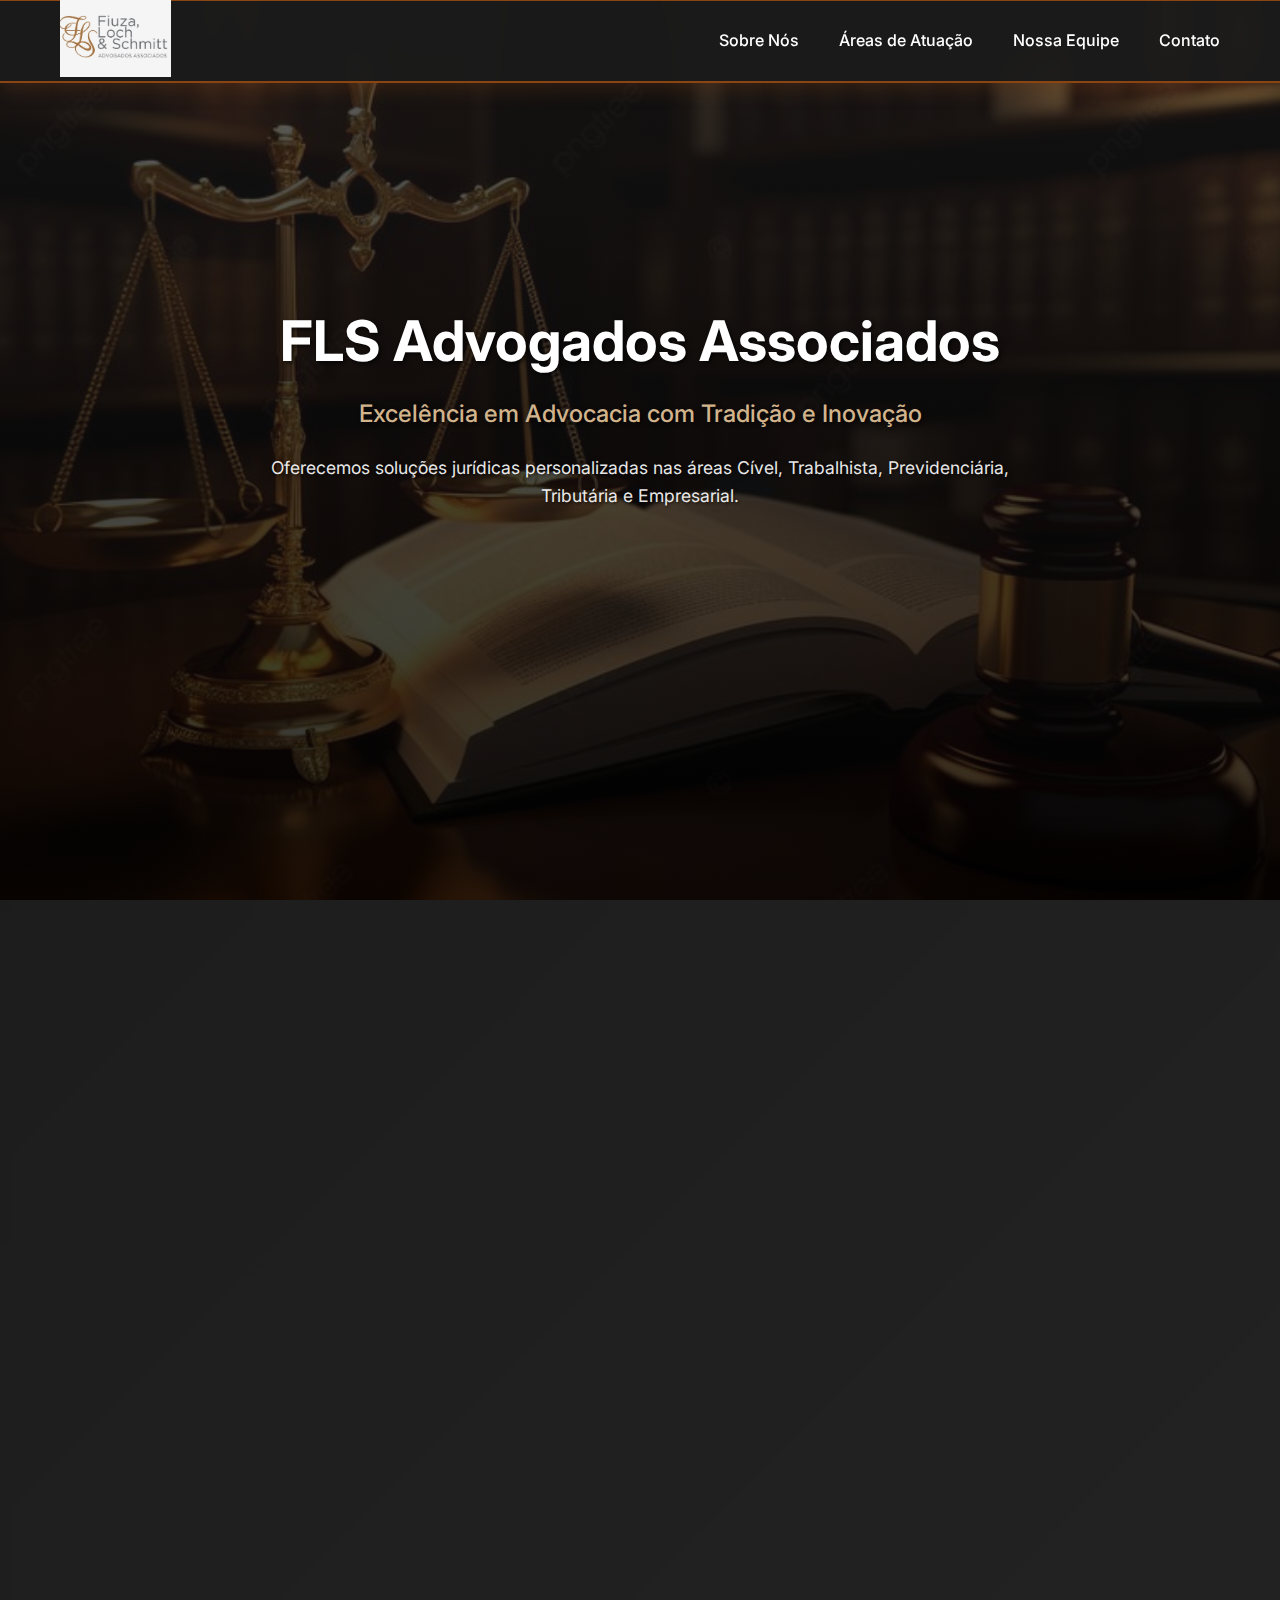
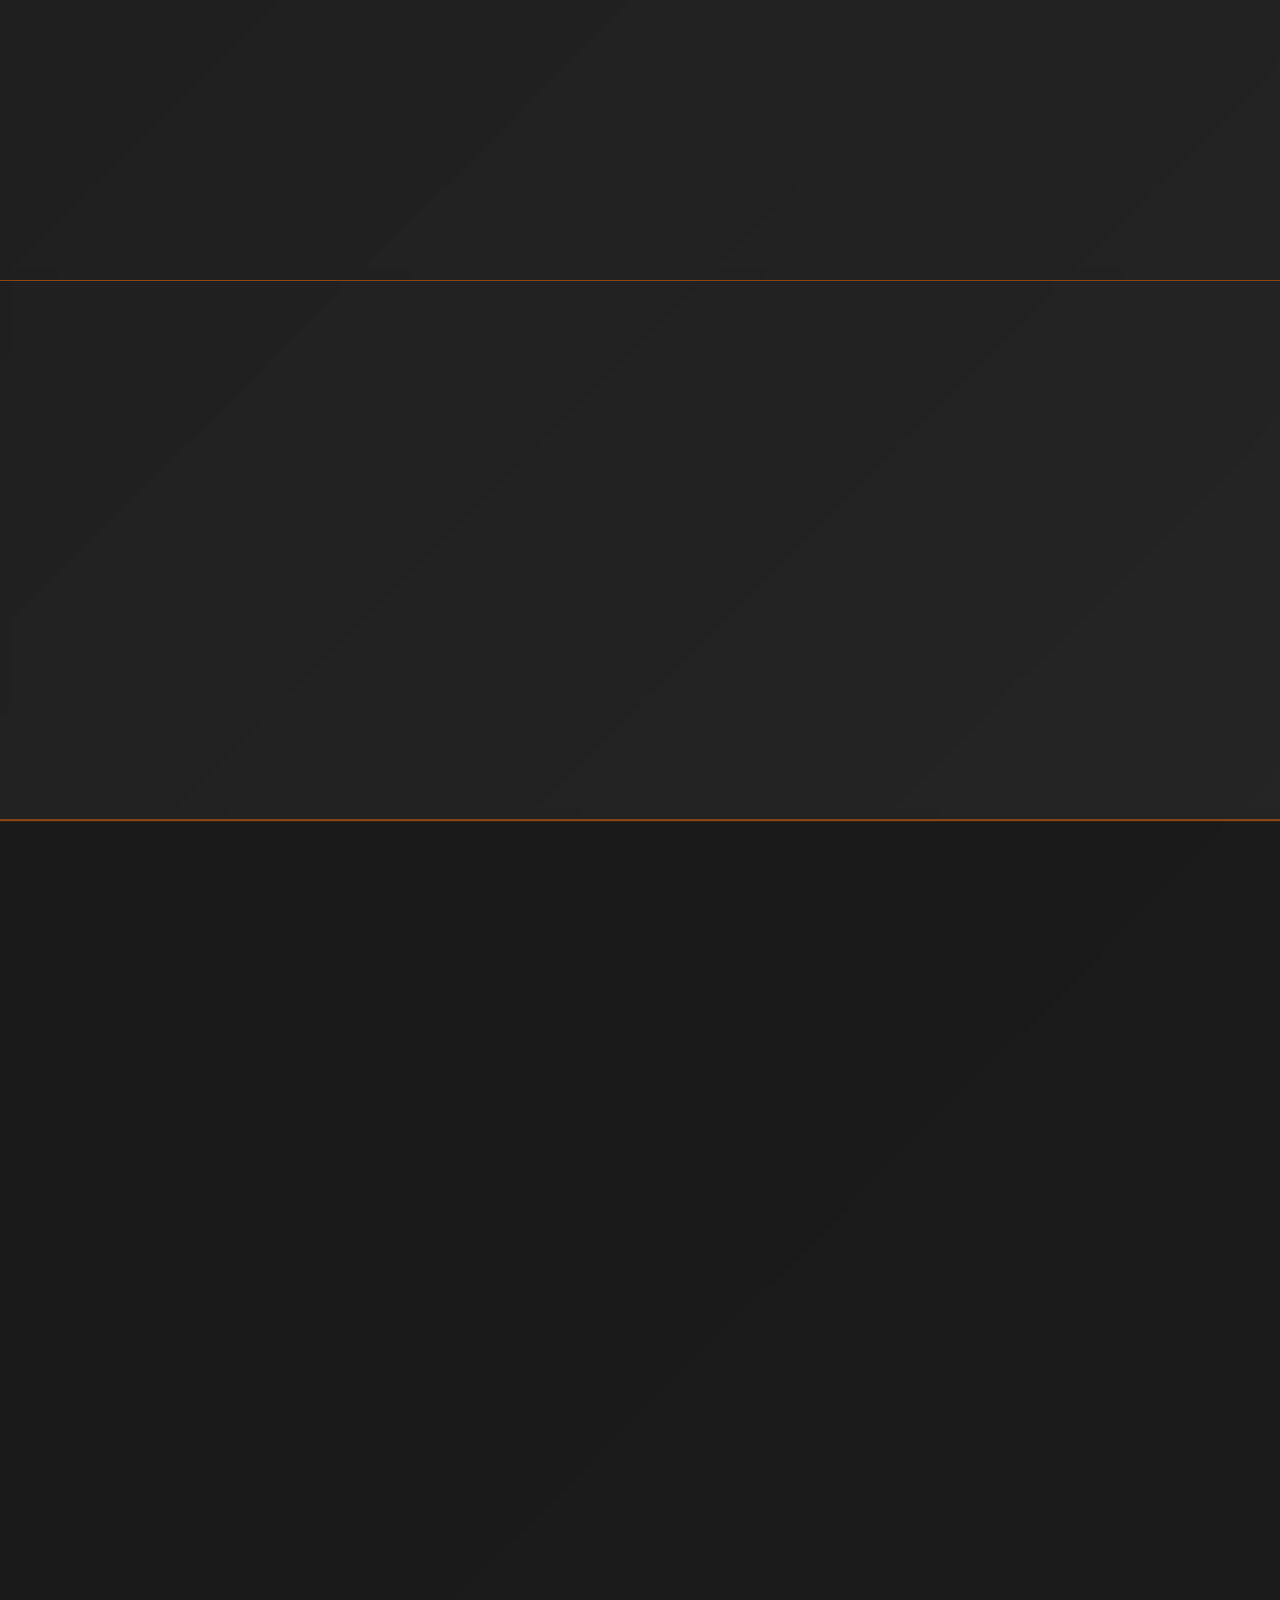
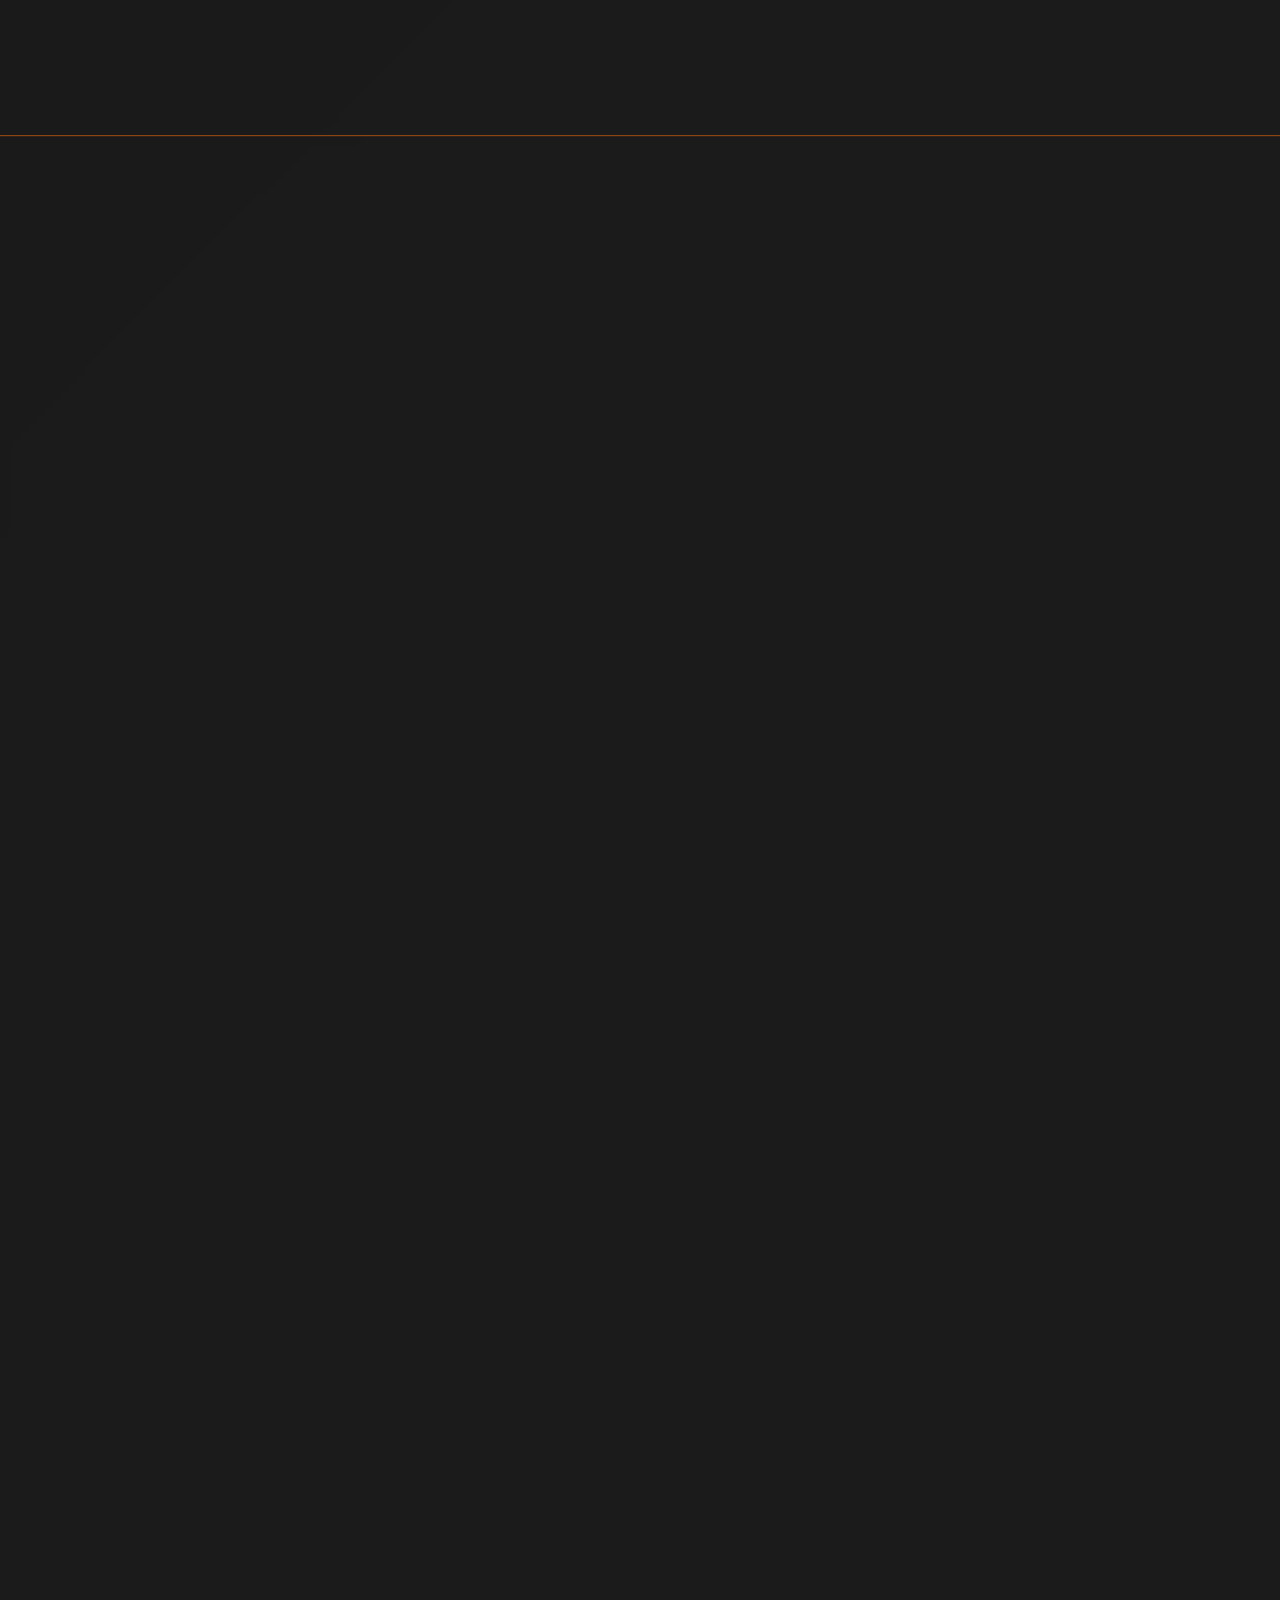
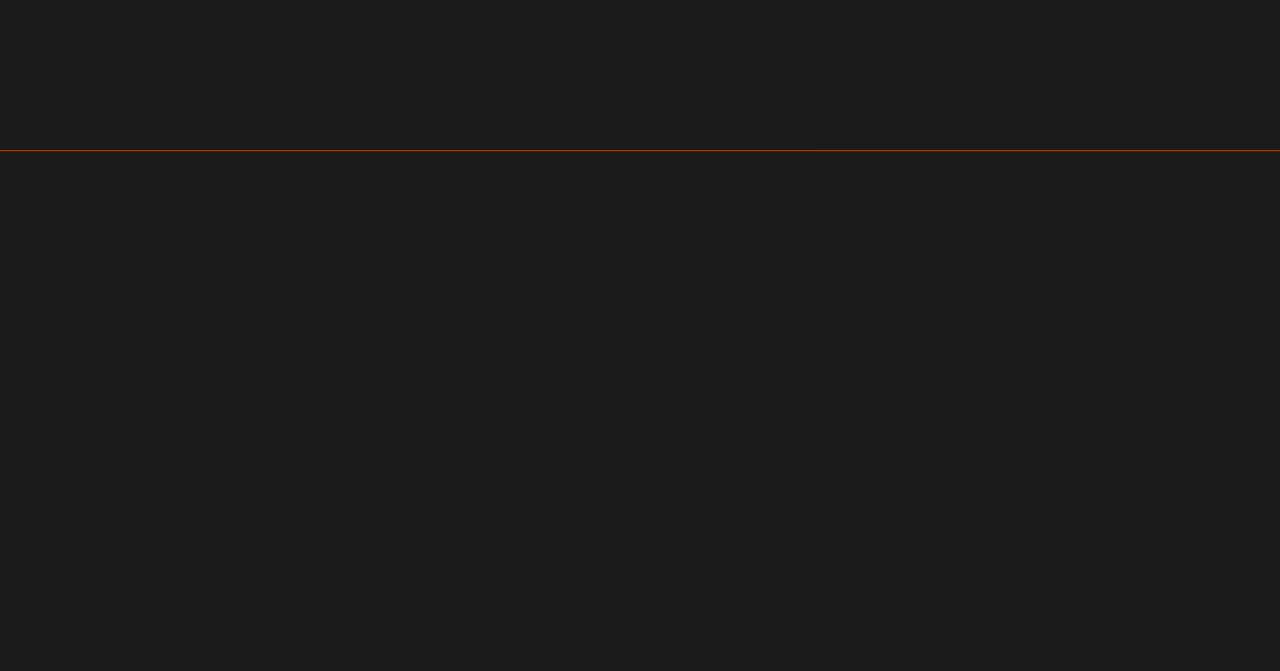
<file: index.html>
<!DOCTYPE html>
<html lang="pt-BR">
<head>
    <meta charset="UTF-8">
    <meta name="viewport" content="width=device-width, initial-scale=1.0">
    <title>FLS Advogados Associados - Escritório de Advocacia</title>
    <link rel="stylesheet" href="styles.css">
    <link href="https://fonts.googleapis.com/css2?family=Inter:wght@300;400;500;600;700&display=swap" rel="stylesheet">
</head>
<body>
    <!-- Header -->
    <header class="header">
        <nav class="nav">
            <div class="nav-container">
                <div class="logo">
                    <img src="img/logofls.png" alt="FLS Advogados Associados" class="logo-img">
                </div>
                <ul class="nav-menu">
                    <li><a href="#sobre">Sobre Nós</a></li>
                    <li><a href="#areas">Áreas de Atuação</a></li>
                    <li><a href="#equipe">Nossa Equipe</a></li>
                    <li><a href="#contato">Contato</a></li>
                </ul>

            </div>
        </nav>
    </header>

    <!-- Hero Section -->
    <section class="hero">
        <div class="hero-content">
            <div class="hero-text">
                <h1>FLS Advogados Associados</h1>
                <p class="hero-subtitle">Excelência em Advocacia com Tradição e Inovação</p>
                <p class="hero-description">Oferecemos soluções jurídicas personalizadas nas áreas Cível, Trabalhista, Previdenciária, Tributária e Empresarial.</p>
                <a href="#contato" class="cta-button">Agende uma Consulta</a>
            </div>
        </div>
    </section>

    <!-- About Section -->
    <section id="sobre" class="about">
        <div class="container">
            <div class="about-content">
                <div class="about-text animate-on-scroll animate-up">
                    <h2 class="about-title">Sobre Nossa Advocacia</h2>
                    <p>O FLS Advogados Associados é um escritório de advocacia comprometido com a excelência e a ética profissional. Nossa missão é oferecer soluções jurídicas eficientes e personalizadas, sempre priorizando os interesses de nossos clientes.</p>
                    <p>Com anos de experiência e dedicação, nossa equipe de advogados especializados está preparada para atender às mais diversas demandas jurídicas, desde questões simples até casos complexos que requerem expertise específica.</p>
                </div>
            </div>
        </div>
    </section>

    <!-- New Image and Impactful Phrase Section -->
    <section class="about-image-section-main">
        <div class="container">
            <div class="about-image-content animate-on-scroll animate-up">
                <div class="impactful-phrase-main">
                    <h3>"Justiça não é apenas uma palavra, é nossa missão diária"</h3>
                    <p>Comprometidos com a defesa dos seus direitos e a busca pela verdade jurídica</p>
                </div>
            </div>
        </div>
    </section>

    <!-- Practice Areas Section -->
    <section id="areas" class="practice-areas">
        <div class="container">
            <h2 class="animate-on-scroll animate-up">Áreas de Atuação</h2>
            <div class="areas-grid">
                <div class="area-card animate-on-scroll animate-left stagger-1">
                    <div class="area-icon">⚖️</div>
                    <h3>Direito Cível</h3>
                    <p>Contratos, responsabilidade civil, direito de família e sucessões, locações e demais questões do direito privado.</p>
                </div>
                <div class="area-card animate-on-scroll animate-up stagger-2">
                    <div class="area-icon">👨‍💼</div>
                    <h3>Direito do Trabalho</h3>
                    <p>Relações de trabalho, rescisões contratuais, horas extras, assédio moral e demais questões trabalhistas.</p>
                </div>
                <div class="area-card animate-on-scroll animate-right stagger-3">
                    <div class="area-icon">🏛️</div>
                    <h3>Direito Previdenciário</h3>
                    <p>Aposentadorias, benefícios por incapacidade, pensão por morte e demais direitos previdenciários.</p>
                </div>
                <div class="area-card animate-on-scroll animate-left stagger-4">
                    <div class="area-icon">💰</div>
                    <h3>Direito Tributário</h3>
                    <p>Planejamento tributário, defesas administrativas e judiciais, recuperação de créditos tributários.</p>
                </div>
                <div class="area-card animate-on-scroll animate-up stagger-5">
                    <div class="area-icon">🏢</div>
                    <h3>Direito Empresarial</h3>
                    <p>Constituição de empresas, contratos empresariais, direito societário e compliance.</p>
                </div>
                <div class="area-card animate-on-scroll animate-up stagger-6">
                    <div class="area-icon">⚡</div>
                    <h3>Direito Digital</h3>
                    <p>Proteção de dados, compliance LGPD, contratos eletrônicos e direito da tecnologia.</p>
                </div>
            </div>
        </div>
    </section>

    <!-- Team Section -->
    <section id="equipe" class="team">
        <div class="container">
            <h2 class="animate-on-scroll animate-up">Nossa Equipe</h2>
            
            <div class="team-grid">
                <div class="lawyer-card animate-on-scroll animate-left stagger-1">
                    <div class="lawyer-photo">
                        <img src="img/natan.png" alt="Natan Falcão Fiuza" class="lawyer-img">
                    </div>
                    <div class="lawyer-info">
                        <h3>Natan Falcão Fiuza</h3>
                        <p class="oab">OAB/RS nº 91735</p>
                        <p class="education">Graduado em Direito pela Universidade de Passo Fundo (2013)</p>
                        <p class="specialization">Pós-graduando em Direito Civil e Processual Civil</p>
                        <p class="expertise">Atua com ênfase nas áreas do Direito do Trabalho, Direito Bancário e Direito Civil.</p>
                    </div>
                </div>

                <div class="lawyer-card animate-on-scroll animate-up stagger-2">
                    <div class="lawyer-photo">
                        <img src="img/gabriel.png" alt="Gabriel de Vasconcelos Schmitt" class="lawyer-img">
                    </div>
                    <div class="lawyer-info">
                        <h3>Gabriel de Vasconcelos Schmitt</h3>
                        <p class="oab">OAB/RS nº 94845</p>
                        <p class="education">Graduado em Direito pela Universidade de Passo Fundo (2012)</p>
                        <p class="specialization">Pós-graduando em Direito Tributário, Direito de Família e Sucessões</p>
                        <p class="expertise">Atua nas áreas de Direito Agrário, Direito Contratual, com destaque na seara do Direito de Família e Sucessões.</p>
                    </div>
                </div>

                <div class="lawyer-card animate-on-scroll animate-right stagger-3">
                    <div class="lawyer-photo">
                        <img src="img/eduarda.png" alt="Eduarda Vaz de Chaves Schmitt" class="lawyer-img">
                    </div>
                    <div class="lawyer-info">
                        <h3>Eduarda Vaz de Chaves Schmitt</h3>
                        <p class="oab">OAB/RS nº 99489</p>
                        <p class="education">Graduada em Direito pela Universidade de Passo Fundo (2014)</p>
                        <p class="specialization">Pós-Graduada em Direito Previdenciário</p>
                        <p class="expertise">Com atuação destacada na área de Direito Previdenciário.</p>
                    </div>
                </div>

                <div class="lawyer-card animate-on-scroll animate-left stagger-4">
                    <div class="lawyer-photo">
                        <img src="img/flavio.png" alt="Flávio Loch" class="lawyer-img">
                    </div>
                    <div class="lawyer-info">
                        <h3>Flávio Loch</h3>
                        <p class="oab">OAB/RS nº 109.467</p>
                        <p class="education">Graduado em Administração (2017) e Direito (2016) pela Universidade de Passo Fundo</p>
                        <p class="specialization">Pós-Graduado em Direito do Trabalho, Civil e Tributário. Mestre em Direito pela Universidade de Passo Fundo.</p>
                        <p class="expertise">Conta com atuação destacada nas áreas de Direito Civil, Direito Tributário e Empresarial.</p>
                    </div>
                </div>
            </div>
        </div>
    </section>

    <!-- Footer -->
    <footer class="footer">
        <div class="container">
            <div class="footer-content">
                <div class="footer-logo animate-on-scroll animate-scale">
                    <img src="img/logofls.png" alt="FLS Advogados Associados" class="footer-logo-img">
                    <p>Excelência em Advocacia</p>
                </div>
                <div class="footer-links animate-on-scroll animate-left">
                    <h4>Áreas de Atuação</h4>
                    <ul>
                        <li><a href="#areas">Direito Cível</a></li>
                        <li><a href="#areas">Direito do Trabalho</a></li>
                        <li><a href="#areas">Direito Previdenciário</a></li>
                        <li><a href="#areas">Direito Tributário</a></li>
                        <li><a href="#areas">Direito Empresarial</a></li>
                        <li><a href="#areas">Direito Digital</a></li>
                    </ul>
                </div>
                <div id="contato" class="footer-contact-section animate-on-scroll animate-up">
                    <h4>Contato</h4>
                    <div class="contact-item">
                        <h5>Telefone</h5>
                        <p>(54) 3381-4192</p>
                    </div>
                    <div class="contact-item">
                        <h5>Endereço</h5>
                        <p>Rua Benjamin Constant, nº 10, L. 10 e 11</p>
                        <p>Soledade - RS</p>
                    </div>
                    <div class="contact-item">
                        <h5>Horário de Atendimento</h5>
                        <p>Segunda a Sexta: 8h às 18h</p>
                    </div>
                </div>
            </div>
            <div class="footer-bottom animate-on-scroll animate-up">
                <p>&copy; 2024 FLS Advogados Associados. Todos os direitos reservados.</p>
            </div>
        </div>
    </footer>

    <script src="script.js"></script>
</body>
</html>
</file>
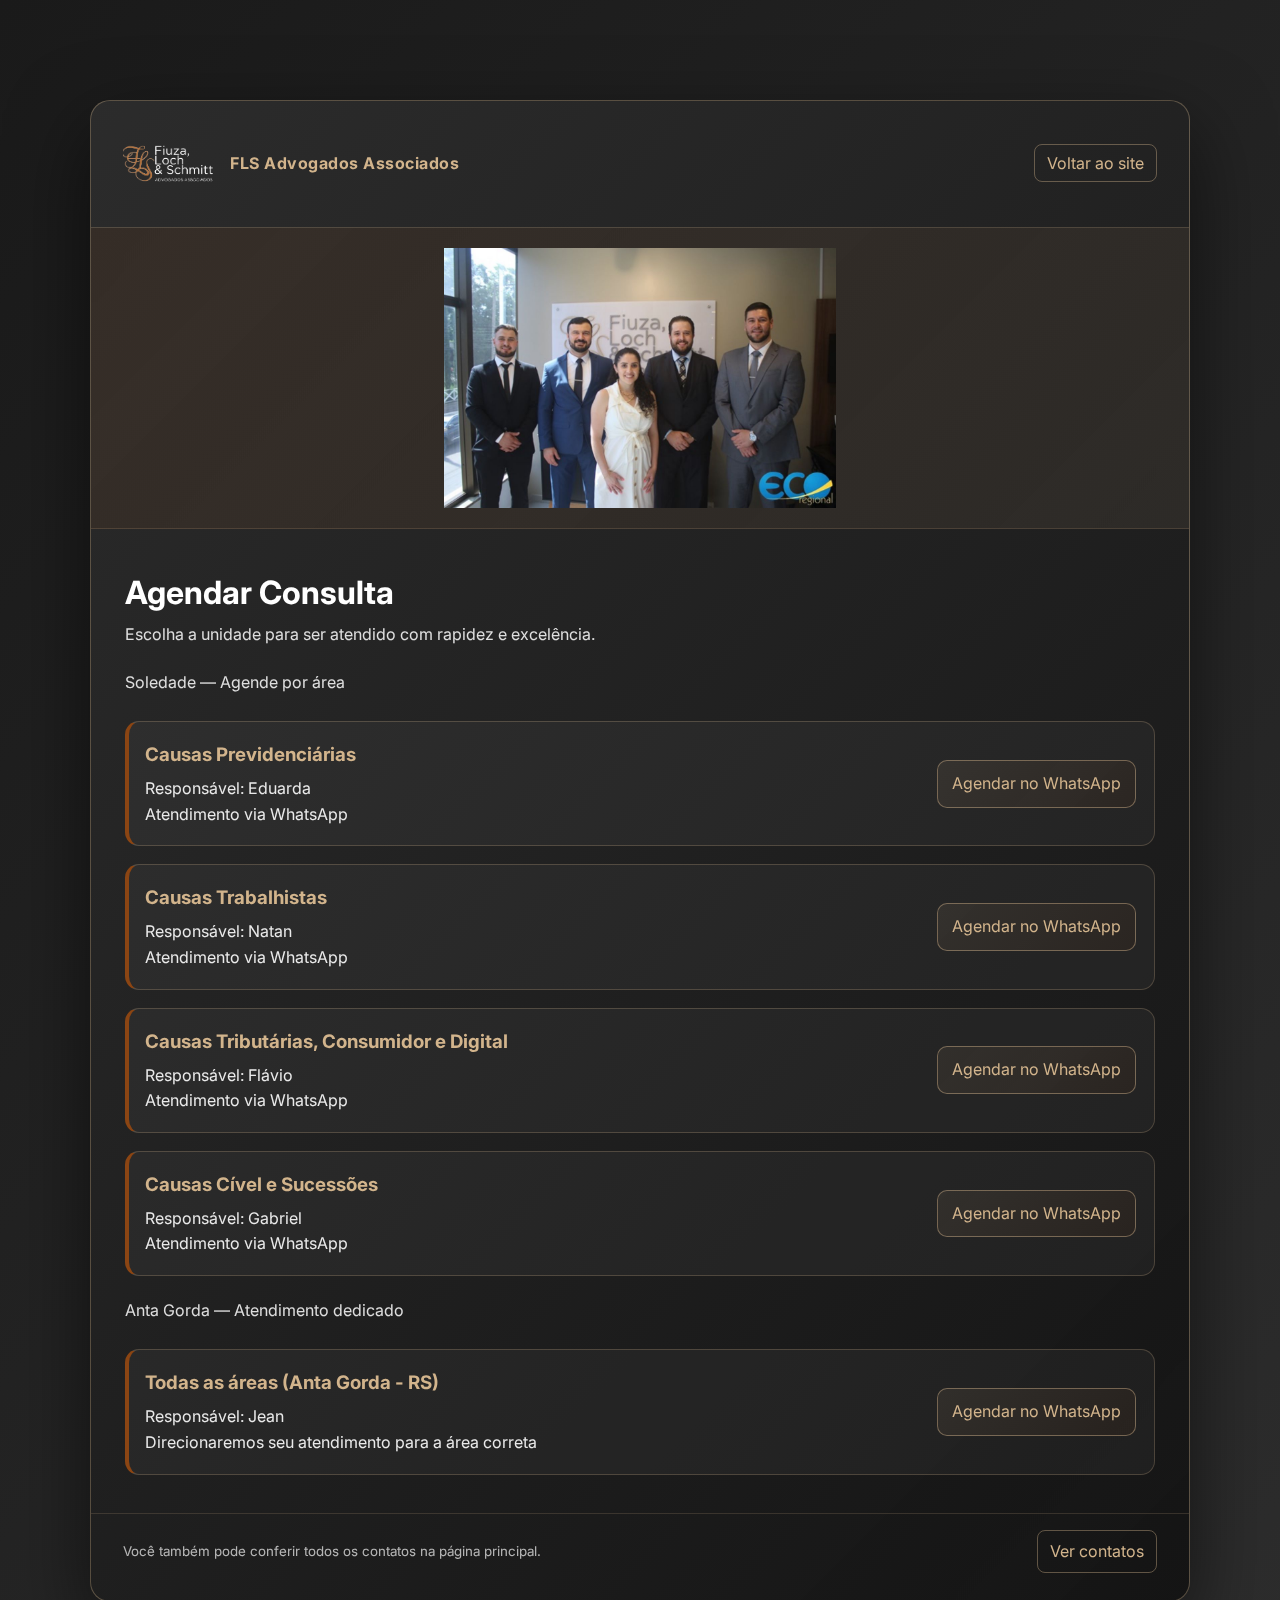
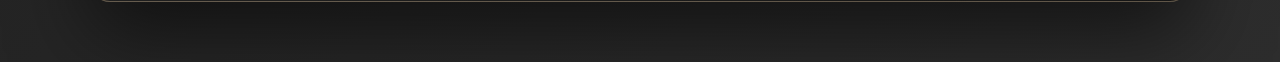
<file: consulta.html>
<!DOCTYPE html>
<html lang="pt-BR">
<head>
  <meta charset="UTF-8" />
  <meta name="viewport" content="width=device-width, initial-scale=1.0" />
  <title>Agendar Consulta | FLS Advogados Associados</title>
  <link rel="stylesheet" href="styles.css" />
  <link href="https://fonts.googleapis.com/css2?family=Inter:wght@300;400;500;600;700&display=swap" rel="stylesheet" />
  <link rel="stylesheet" href="https://cdnjs.cloudflare.com/ajax/libs/font-awesome/6.5.2/css/all.min.css" />
</head>
<body>
  <main class="booking-hero">
    <section class="booking-card">
      <header class="booking-header">
        <div class="booking-brand">
          <img src="img/logobranca.png" alt="FLS Advogados Associados" />
          <span>FLS Advogados Associados</span>
        </div>
        <nav>
          <a class="news-link" href="index.html">Voltar ao site</a>
        </nav>
      </header>

      <div class="booking-content">
        <div class="booking-visual">
          <img class="booking-image" src="img/equipe.png" alt="Nossa equipe" />
        </div>
        <div class="booking-options">
          <div>
            <h1 class="booking-title">Agendar Consulta</h1>
            <p class="booking-subtitle">Escolha a unidade para ser atendido com rapidez e excelência.</p>
          </div>


          <div>
            <p class="booking-subtitle">Soledade — Agende por área</p>
          </div>

          <div class="option-grid">
            <article class="option-card">
              <div class="option-info">
                <h3>Causas Previdenciárias</h3>
                <p>Responsável: Eduarda</p>
                <p>Atendimento via WhatsApp</p>
              </div>
              <div class="option-actions">
                <a class="button" href="https://wa.me/5554999980899?text=Ol%C3%A1%2C%20quero%20agendar%20uma%20consulta%20sobre%20Causas%20Previdenci%C3%A1rias." target="_blank" rel="noopener" aria-label="Agendar Causas Previdenciárias com a Eduarda no WhatsApp">Agendar no WhatsApp</a>
              </div>
            </article>

            <article class="option-card">
              <div class="option-info">
                <h3>Causas Trabalhistas</h3>
                <p>Responsável: Natan</p>
                <p>Atendimento via WhatsApp</p>
              </div>
              <div class="option-actions">
                <a class="button" href="https://wa.me/5554984494193?text=Ol%C3%A1%2C%20quero%20agendar%20uma%20consulta%20sobre%20Causas%20Trabalhistas." target="_blank" rel="noopener" aria-label="Agendar Causas Trabalhistas com o Natan no WhatsApp">Agendar no WhatsApp</a>
              </div>
            </article>

            <article class="option-card">
              <div class="option-info">
                <h3>Causas Tributárias, Consumidor e Digital</h3>
                <p>Responsável: Flávio</p>
                <p>Atendimento via WhatsApp</p>
              </div>
              <div class="option-actions">
                <a class="button" href="https://wa.me/5554999753784?text=Ol%C3%A1%2C%20quero%20agendar%20uma%20consulta%20sobre%20Causas%20Tribut%C3%A1rias%2C%20Consumidor%20ou%20Digital." target="_blank" rel="noopener" aria-label="Agendar Causas Tributárias, Consumidor e Digital com o Flávio no WhatsApp">Agendar no WhatsApp</a>
              </div>
            </article>

            <article class="option-card">
              <div class="option-info">
                <h3>Causas Cível e Sucessões</h3>
                <p>Responsável: Gabriel</p>
                <p>Atendimento via WhatsApp</p>
              </div>
              <div class="option-actions">
                <a class="button" href="https://wa.me/5554996221193?text=Ol%C3%A1%2C%20quero%20agendar%20uma%20consulta%20sobre%20Causas%20C%C3%ADvel%20e%20Sucess%C3%B5es." target="_blank" rel="noopener" aria-label="Agendar Causas Cível e Sucessões com o Gabriel no WhatsApp">Agendar no WhatsApp</a>
              </div>
            </article>
          </div>

          <div>
            <p class="booking-subtitle">Anta Gorda — Atendimento dedicado</p>
          </div>

          <div class="option-grid">
            <article class="option-card">
              <div class="option-info">
                <h3>Todas as áreas (Anta Gorda - RS)</h3>
                <p>Responsável: Jean</p>
                <p>Direcionaremos seu atendimento para a área correta</p>
              </div>
              <div class="option-actions">
                <a class="button" href="https://wa.me/5551995240026?text=Ol%C3%A1%2C%20quero%20agendar%20uma%20consulta%20em%20Anta%20Gorda%20-%20RS." target="_blank" rel="noopener" aria-label="Agendar consulta em Anta Gorda com o Jean pelo WhatsApp">Agendar no WhatsApp</a>
              </div>
            </article>
          </div>
        </div>
      </div>

      <footer class="booking-footer">
        <small>Você também pode conferir todos os contatos na página principal.</small>
        <a class="news-link" href="index.html#contato">Ver contatos</a>
      </footer>
    </section>
  </main>

  <script>
    // Reaproveita a animação simples de entrada
    window.addEventListener('load', () => document.body.classList.add('loaded'));
  </script>
</body>
</html>
</file>
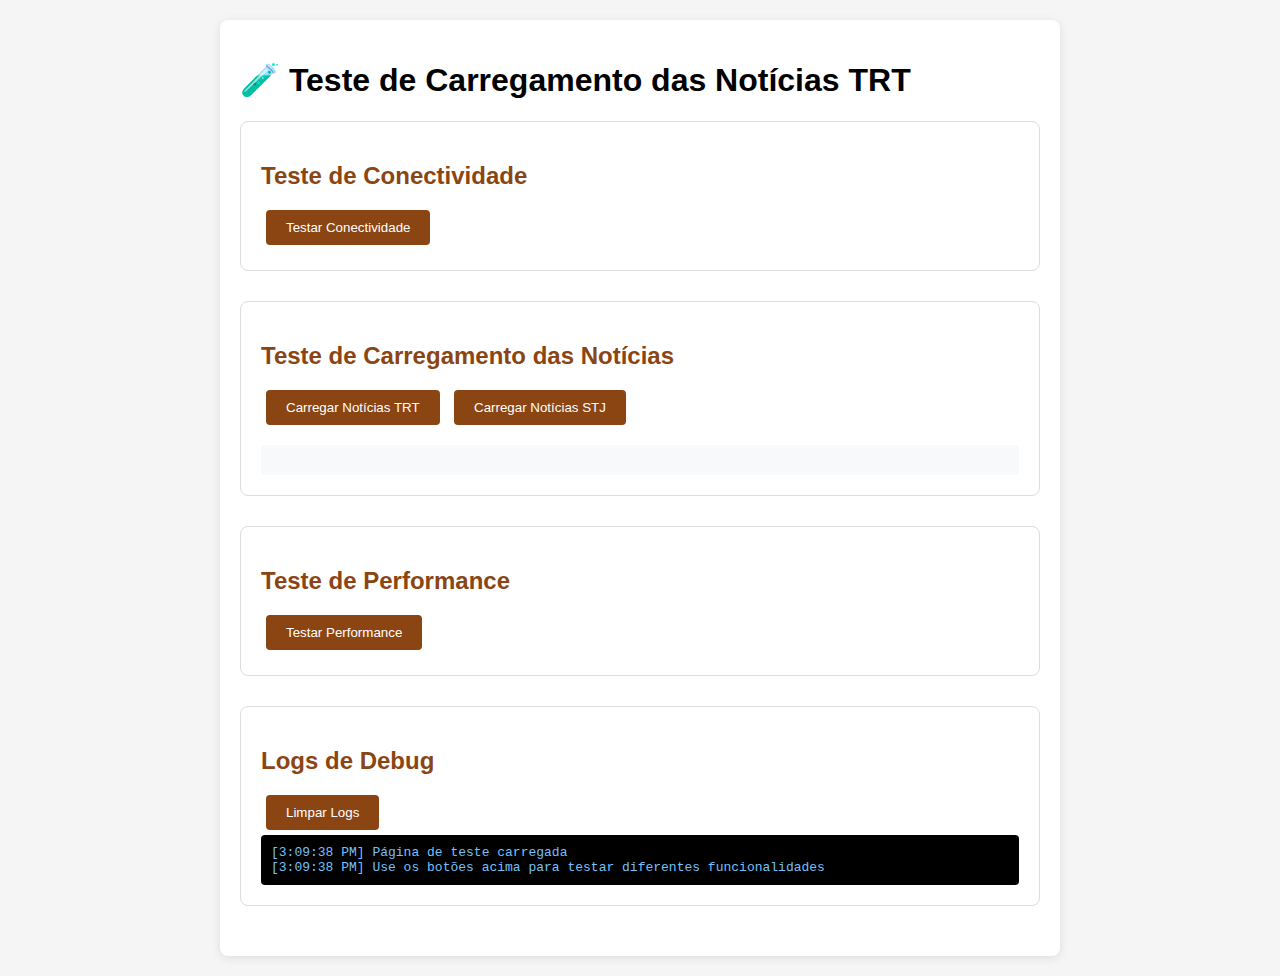
<file: test-news.html>
<!DOCTYPE html>
<html lang="pt-BR">
<head>
    <meta charset="UTF-8">
    <meta name="viewport" content="width=device-width, initial-scale=1.0">
    <title>Teste - Notícias TRT</title>
    <style>
        body {
            font-family: Arial, sans-serif;
            margin: 20px;
            background: #f5f5f5;
        }
        .test-container {
            max-width: 800px;
            margin: 0 auto;
            background: white;
            padding: 20px;
            border-radius: 8px;
            box-shadow: 0 2px 10px rgba(0,0,0,0.1);
        }
        .test-section {
            margin-bottom: 30px;
            padding: 20px;
            border: 1px solid #ddd;
            border-radius: 8px;
        }
        .test-title {
            color: #8B4513;
            margin-bottom: 15px;
        }
        .status {
            padding: 10px;
            border-radius: 4px;
            margin: 10px 0;
        }
        .status.success { background: #d4edda; color: #155724; border: 1px solid #c3e6cb; }
        .status.error { background: #f8d7da; color: #721c24; border: 1px solid #f5c6cb; }
        .status.info { background: #d1ecf1; color: #0c5460; border: 1px solid #bee5eb; }
        button {
            background: #8B4513;
            color: white;
            border: none;
            padding: 10px 20px;
            border-radius: 4px;
            cursor: pointer;
            margin: 5px;
        }
        button:hover { background: #A0522D; }
        .news-display {
            background: #f8f9fa;
            padding: 15px;
            border-radius: 4px;
            margin-top: 15px;
            max-height: 400px;
            overflow-y: auto;
        }
    </style>
</head>
<body>
    <div class="test-container">
        <h1>🧪 Teste de Carregamento das Notícias TRT</h1>
        
        <div class="test-section">
            <h2 class="test-title">Teste de Conectividade</h2>
            <button onclick="testConnectivity()">Testar Conectividade</button>
            <div id="connectivity-status"></div>
        </div>
        
        <div class="test-section">
            <h2 class="test-title">Teste de Carregamento das Notícias</h2>
            <button onclick="testNewsLoading()">Carregar Notícias TRT</button>
            <button onclick="testNewsLoadingSTJ()">Carregar Notícias STJ</button>
            <div id="news-status"></div>
            <div id="news-display" class="news-display"></div>
        </div>
        
        <div class="test-section">
            <h2 class="test-title">Teste de Performance</h2>
            <button onclick="testPerformance()">Testar Performance</button>
            <div id="performance-status"></div>
        </div>
        
        <div class="test-section">
            <h2 class="test-title">Logs de Debug</h2>
            <button onclick="clearLogs()">Limpar Logs</button>
            <div id="debug-logs" style="background: #000; color: #0f0; padding: 10px; border-radius: 4px; font-family: monospace; max-height: 200px; overflow-y: auto;"></div>
        </div>
    </div>

    <script>
        // Função para adicionar logs
        function addLog(message, type = 'info') {
            const logsDiv = document.getElementById('debug-logs');
            const timestamp = new Date().toLocaleTimeString();
            const logEntry = document.createElement('div');
            logEntry.style.color = type === 'error' ? '#ff6b6b' : type === 'success' ? '#51cf66' : '#74c0fc';
            logEntry.textContent = `[${timestamp}] ${message}`;
            logsDiv.appendChild(logEntry);
            logsDiv.scrollTop = logsDiv.scrollHeight;
        }

        // Função para mostrar status
        function showStatus(elementId, message, type) {
            const element = document.getElementById(elementId);
            element.innerHTML = `<div class="status ${type}">${message}</div>`;
        }

        // Teste de conectividade
        async function testConnectivity() {
            addLog('Iniciando teste de conectividade...');
            showStatus('connectivity-status', '🔄 Testando conectividade...', 'info');
            
            try {
                const startTime = performance.now();
                const response = await fetch('https://www.google.com', { 
                    method: 'HEAD',
                    mode: 'no-cors'
                });
                const endTime = performance.now();
                const duration = Math.round(endTime - startTime);
                
                showStatus('connectivity-status', `✅ Conectividade OK! Tempo de resposta: ${duration}ms`, 'success');
                addLog(`Conectividade testada com sucesso em ${duration}ms`);
            } catch (error) {
                showStatus('connectivity-status', `❌ Erro de conectividade: ${error.message}`, 'error');
                addLog(`Erro de conectividade: ${error.message}`, 'error');
            }
        }

        // Teste de carregamento das notícias TRT
        async function testNewsLoading() {
            addLog('Iniciando teste de carregamento das notícias TRT...');
            showStatus('news-status', '🔄 Carregando notícias do TRT...', 'info');
            
            const startTime = performance.now();
            
            try {
                // Simular o processo de carregamento das notícias TRT
                const proxyUrls = [
                    'https://api.allorigins.win/raw?url=',
                    'https://cors-anywhere.herokuapp.com/',
                    'https://thingproxy.freeboard.io/fetch/'
                ];
                
                const trtUrl = 'https://www.trt4.jus.br/portais/trt4/modulos/noticias/Jur%C3%ADdica/0';
                let html = null;
                let workingProxy = null;
                
                for (let i = 0; i < proxyUrls.length; i++) {
                    try {
                        addLog(`Tentando proxy ${i + 1}: ${proxyUrls[i]}`);
                        const fullUrl = proxyUrls[i] + encodeURIComponent(trtUrl);
                        
                        const response = await fetch(fullUrl, { 
                            cache: 'no-store',
                            headers: {
                                'User-Agent': 'Mozilla/5.0 (Windows NT 10.0; Win64; x64) AppleWebKit/537.36'
                            }
                        });
                        
                        if (response.ok) {
                            html = await response.text();
                            workingProxy = proxyUrls[i];
                            addLog(`✅ Proxy ${i + 1} funcionou!`);
                            break;
                        } else {
                            addLog(`❌ Proxy ${i + 1} falhou: ${response.status}`, 'error');
                        }
                    } catch (error) {
                        addLog(`❌ Proxy ${i + 1} erro: ${error.message}`, 'error');
                    }
                }
                
                if (html) {
                    const endTime = performance.now();
                    const duration = Math.round(endTime - startTime);
                    
                    // Simular parsing das notícias
                    const newsCount = Math.floor(Math.random() * 5) + 3; // 3-7 notícias simuladas
                    const mockNews = [];
                    
                    for (let i = 0; i < newsCount; i++) {
                        mockNews.push({
                            title: `Notícia TRT ${i + 1} - Teste de carregamento`,
                            description: 'Esta é uma notícia simulada para teste de performance e conectividade.',
                            date: new Date().toLocaleDateString('pt-BR'),
                            link: trtUrl
                        });
                    }
                    
                    showStatus('news-status', `✅ Notícias TRT carregadas com sucesso! (${newsCount} notícias em ${duration}ms)`, 'success');
                    displayNews(mockNews, 'TRT');
                    addLog(`Notícias TRT carregadas com sucesso em ${duration}ms usando proxy: ${workingProxy}`);
                } else {
                    throw new Error('Todos os proxies falharam');
                }
                
            } catch (error) {
                const endTime = performance.now();
                const duration = Math.round(endTime - startTime);
                
                showStatus('news-status', `❌ Falha ao carregar notícias TRT: ${error.message}`, 'error');
                addLog(`Falha ao carregar notícias TRT em ${duration}ms: ${error.message}`, 'error');
            }
        }

        // Teste de carregamento das notícias STJ
        async function testNewsLoadingSTJ() {
            addLog('Iniciando teste de carregamento das notícias STJ...');
            showStatus('news-status', '🔄 Carregando notícias do STJ...', 'info');
            
            const startTime = performance.now();
            
            try {
                const rssUrl = 'https://res.stj.jus.br/hrestp-c-portalp/RSS.xml';
                const proxyUrls = [
                    'https://api.allorigins.win/raw?url=',
                    'https://cors-anywhere.herokuapp.com/',
                    'https://thingproxy.freeboard.io/fetch/'
                ];
                
                let xmlText = null;
                let workingProxy = null;
                
                // Tentar direto primeiro
                try {
                    addLog('Tentando conexão direta com STJ...');
                    const response = await fetch(rssUrl, { 
                        cache: 'no-store',
                        headers: {
                            'User-Agent': 'Mozilla/5.0 (Windows NT 10.0; Win64; x64) AppleWebKit/537.36'
                        }
                    });
                    
                    if (response.ok) {
                        xmlText = await response.text();
                        addLog('✅ Conexão direta com STJ funcionou!');
                    }
                } catch (error) {
                    addLog(`❌ Conexão direta falhou: ${error.message}`, 'error');
                }
                
                // Se direto falhou, tentar proxies
                if (!xmlText) {
                    for (let i = 0; i < proxyUrls.length; i++) {
                        try {
                            addLog(`Tentando proxy ${i + 1} para STJ: ${proxyUrls[i]}`);
                            const fullUrl = proxyUrls[i] + encodeURIComponent(rssUrl);
                            
                            const response = await fetch(fullUrl, { 
                                cache: 'no-store',
                                headers: {
                                    'User-Agent': 'Mozilla/5.0 (Windows NT 10.0; Win64; x64) AppleWebKit/537.36'
                                }
                            });
                            
                            if (response.ok) {
                                xmlText = await response.text();
                                workingProxy = proxyUrls[i];
                                addLog(`✅ Proxy ${i + 1} para STJ funcionou!`);
                                break;
                            } else {
                                addLog(`❌ Proxy ${i + 1} para STJ falhou: ${response.status}`, 'error');
                            }
                        } catch (error) {
                            addLog(`❌ Proxy ${i + 1} para STJ erro: ${error.message}`, 'error');
                        }
                    }
                }
                
                if (xmlText) {
                    const endTime = performance.now();
                    const duration = Math.round(endTime - startTime);
                    
                    // Simular parsing RSS
                    const newsCount = Math.floor(Math.random() * 8) + 5; // 5-12 notícias simuladas
                    const mockNews = [];
                    
                    for (let i = 0; i < newsCount; i++) {
                        mockNews.push({
                            title: `Notícia STJ ${i + 1} - Teste de carregamento RSS`,
                            description: 'Esta é uma notícia simulada do STJ para teste de performance e conectividade.',
                            date: new Date().toLocaleDateString('pt-BR'),
                            link: 'https://www.stj.jus.br'
                        });
                    }
                    
                    showStatus('news-status', `✅ Notícias STJ carregadas com sucesso! (${newsCount} notícias em ${duration}ms)`, 'success');
                    displayNews(mockNews, 'STJ');
                    addLog(`Notícias STJ carregadas com sucesso em ${duration}ms${workingProxy ? ` usando proxy: ${workingProxy}` : ' (conexão direta)'}`);
                } else {
                    throw new Error('Todos os métodos de conexão falharam');
                }
                
            } catch (error) {
                const endTime = performance.now();
                const duration = Math.round(endTime - startTime);
                
                showStatus('news-status', `❌ Falha ao carregar notícias STJ: ${error.message}`, 'error');
                addLog(`Falha ao carregar notícias STJ em ${duration}ms: ${error.message}`, 'error');
            }
        }

        // Função para exibir as notícias
        function displayNews(news, source) {
            const displayDiv = document.getElementById('news-display');
            displayDiv.innerHTML = `
                <h3>📰 Notícias ${source} Carregadas (${news.length})</h3>
                ${news.map((item, index) => `
                    <div style="border: 1px solid #ddd; padding: 10px; margin: 10px 0; border-radius: 4px;">
                        <strong>${item.title}</strong><br>
                        <small style="color: #666;">${item.date}</small><br>
                        <p style="margin: 5px 0;">${item.description}</p>
                        <a href="${item.link}" target="_blank" style="color: #8B4513;">Ver mais</a>
                    </div>
                `).join('')}
            `;
        }

        // Teste de performance
        async function testPerformance() {
            addLog('Iniciando teste de performance...');
            showStatus('performance-status', '🔄 Testando performance...', 'info');
            
            const tests = [
                { name: 'Teste de Latência', func: testLatency },
                { name: 'Teste de Throughput', func: testThroughput },
                { name: 'Teste de Memória', func: testMemory }
            ];
            
            let results = [];
            
            for (const test of tests) {
                try {
                    addLog(`Executando: ${test.name}`);
                    const result = await test.func();
                    results.push({ name: test.name, ...result });
                } catch (error) {
                    addLog(`❌ ${test.name} falhou: ${error.message}`, 'error');
                }
            }
            
            const summary = results.map(r => `${r.name}: ${r.value}${r.unit}`).join(', ');
            showStatus('performance-status', `✅ Testes de performance concluídos: ${summary}`, 'success');
            addLog(`Testes de performance concluídos: ${summary}`);
        }

        async function testLatency() {
            const start = performance.now();
            await new Promise(resolve => setTimeout(resolve, 10));
            const end = performance.now();
            return { value: Math.round(end - start), unit: 'ms' };
        }

        async function testThroughput() {
            const start = performance.now();
            const data = new Array(10000).fill('test');
            const processed = data.map(item => item.toUpperCase());
            const end = performance.now();
            return { value: Math.round(10000 / (end - start)), unit: 'ops/ms' };
        }

        function testMemory() {
            if (performance.memory) {
                const used = Math.round(performance.memory.usedJSHeapSize / 1024 / 1024);
                return { value: used, unit: 'MB' };
            }
            return { value: 'N/A', unit: '' };
        }

        // Limpar logs
        function clearLogs() {
            document.getElementById('debug-logs').innerHTML = '';
            addLog('Logs limpos');
        }

        // Inicialização
        window.addEventListener('load', () => {
            addLog('Página de teste carregada');
            addLog('Use os botões acima para testar diferentes funcionalidades');
        });
    </script>
</body>
</html>
</file>
<file: styles.css>
/* Reset and Base Styles */
* {
    margin: 0;
    padding: 0;
    box-sizing: border-box;
}

/* Custom Scrollbar - Minimalist and Calm Design */
::-webkit-scrollbar {
    width: 8px;
}

::-webkit-scrollbar-track {
    background: rgba(26, 26, 26, 0.3);
    border-radius: 4px;
}

::-webkit-scrollbar-thumb {
    background: linear-gradient(135deg, #8B4513, #D2B48C);
    border-radius: 4px;
    transition: background 0.3s ease;
}

::-webkit-scrollbar-thumb:hover {
    background: linear-gradient(135deg, #D2B48C, #8B4513);
}

/* Firefox Scrollbar */
* {
    scrollbar-width: thin;
    scrollbar-color: #8B4513 rgba(26, 26, 26, 0.3);
}

body {
    font-family: 'Inter', -apple-system, BlinkMacSystemFont, 'Segoe UI', Roboto, sans-serif;
    line-height: 1.6;
    color: #1a1a1a;
    background: linear-gradient(135deg, #1a1a1a 0%, #2d2d2d 100%);
    min-height: 100vh;
}

.container {
    max-width: 1200px;
    margin: 0 auto;
    padding: 0 20px;
}

/* Header Styles */
.header {
    background-color: rgba(26, 26, 26, 0.95);
    backdrop-filter: blur(10px);
    box-shadow: 0 4px 20px rgba(0, 0, 0, 0.6);
    position: fixed;
    top: 0;
    left: 0;
    right: 0;
    z-index: 1000;
    border-bottom: 2px solid #8B4513;
    border-top: 1px solid #8B4513;
    transition: transform 0.3s ease;
}

.header.header-hidden {
    transform: translateY(-100%);
}

.nav-container {
    max-width: 1200px;
    margin: 0 auto;
    padding: 0 20px;
    display: flex;
    justify-content: space-between;
    align-items: center;
    height: 80px;
}

.logo-img {
    height: 80px;
    width: auto;
}

.nav-menu {
    display: flex;
    list-style: none;
    gap: 40px;
}

/* Mobile nav toggle (hidden on desktop) */
.nav-toggle {
    display: none;
    background: transparent;
    border: 0;
    width: 44px;
    height: 44px;
    align-items: center;
    justify-content: center;
    flex-direction: column;
    gap: 6px;
    cursor: pointer;
}

.nav-toggle-bar {
    width: 24px;
    height: 2px;
    background: #ffffff;
    border-radius: 2px;
}

.nav-menu a {
    text-decoration: none;
    color: #ffffff;
    font-weight: 500;
    font-size: 16px;
    transition: color 0.3s ease;
}

.nav-menu a:hover {
    color: #D2B48C;
}



/* Hero Section */
.hero {
    background: linear-gradient(rgba(26, 26, 26, 0.7), rgba(0, 0, 0, 0.8)), url('img/direito.png');
    background-size: cover;
    background-position: center;
    background-attachment: fixed;
    color: white;
    padding: 100px 0 80px;
    min-height: 100vh;
    display: flex;
    align-items: center;
}

.hero-content {
    max-width: 800px;
    margin: 0 auto;
    padding: 0 20px;
    display: flex;
    flex-direction: column;
    align-items: center;
    text-align: center;
}

.hero-text h1 {
    font-size: 3.5rem;
    font-weight: 700;
    margin-bottom: 20px;
    line-height: 1.2;
    text-shadow: 2px 2px 4px rgba(0, 0, 0, 0.7);
}

.hero-subtitle {
    font-size: 1.5rem;
    font-weight: 500;
    margin-bottom: 20px;
    color: #D2B48C;
    text-shadow: 2px 2px 4px rgba(0, 0, 0, 0.7);
}

.hero-description {
    font-size: 1.1rem;
    margin-bottom: 40px;
    opacity: 0.9;
    text-shadow: 1px 1px 3px rgba(0, 0, 0, 0.8);
}

.cta-button {
    display: inline-block;
    background-color: #8B4513;
    color: white;
    padding: 15px 30px;
    text-decoration: none;
    border-radius: 5px;
    font-weight: 600;
    font-size: 1.1rem;
    transition: all 0.3s ease;
    border: 2px solid #8B4513;
}

.cta-button:hover {
    background-color: transparent;
    color: #8B4513;
    transform: translateY(-2px);
}



/* About Section */
.about {
    padding: 80px 0 0 0; /* add top padding to account for fixed header */
    min-height: 100vh; /* make section fill the viewport height */
    background: linear-gradient(rgba(0, 0, 0, 0.6), rgba(0, 0, 0, 0.6)), url('img/direito22.png');
    background-size: cover;
    background-position: center;
    background-attachment: fixed;
    color: white;
    backdrop-filter: blur(5px);
    display: flex; /* use flexbox for perfect centering */
    align-items: center; /* center vertically */
    justify-content: center; /* center horizontally */
    position: relative; /* ensure proper stacking context */
}

.about .container {
    width: 100%;
    max-width: 1200px;
    margin: 0 auto;
    padding: 0 20px;
}

.about-content {
    display: flex;
    flex-direction: column;
    align-items: center;
    justify-content: center; /* vertically center within full-height section */
    text-align: center;
    max-width: 900px;
    margin: 0 auto;
    min-height: 100vh; /* ensure content takes full viewport height */
    padding: 0 20px; /* add some horizontal padding */
}

.about-text h2 {
    font-size: 2.5rem;
    font-weight: 700;
    margin-bottom: 30px;
    color: #D2B48C;
    text-shadow: 2px 2px 4px rgba(0, 0, 0, 0.7);
}

.about-text h2.about-title {
    color: #8B4513;
    text-shadow: 2px 2px 4px rgba(139, 69, 19, 0.3);
}

.about-text p {
    font-size: 1.1rem;
    margin-bottom: 20px;
    color: white;
    text-shadow: 1px 1px 3px rgba(0, 0, 0, 0.8);
    opacity: 0.95;
}

.about-image-section {
    margin-top: 40px;
    text-align: center;
}

.about-image {
    max-width: 100%;
    height: auto;
    border-radius: 15px;
    box-shadow: 0 10px 30px rgba(0, 0, 0, 0.4);
    margin-bottom: 30px;
    transition: transform 0.3s ease, box-shadow 0.3s ease;
}

.about-image:hover {
    transform: translateY(-5px);
    box-shadow: 0 15px 40px rgba(0, 0, 0, 0.6);
}

.impactful-phrase {
    background: linear-gradient(135deg, rgba(139, 69, 19, 0.1) 0%, rgba(210, 180, 140, 0.1) 100%);
    padding: 30px;
    border-radius: 15px;
    border: 2px solid rgba(139, 69, 19, 0.3);
    backdrop-filter: blur(10px);
}

.impactful-phrase h3 {
    font-size: 28px;
    font-weight: 600;
    color: #D2B48C;
    margin-bottom: 15px;
    font-style: italic;
    text-shadow: 2px 2px 4px rgba(0, 0, 0, 0.5);
}

.impactful-phrase p {
    font-size: 18px;
    color: #ffffff;
    line-height: 1.6;
    margin: 0;
    font-weight: 400;
}

/* New Image and Impactful Phrase Section */
.about-image-section-main {
    padding: 100px 0;
    min-height: 60vh;
    background: linear-gradient(rgba(0, 0, 0, 0.6), rgba(0, 0, 0, 0.6)), url('img/direito33.png');
    background-size: cover;
    background-position: center;
    background-attachment: fixed;
    border-top: 1px solid #8B4513;
    border-bottom: 1px solid #8B4513;
    backdrop-filter: blur(5px);
    display: flex;
    align-items: center;
}

.about-image-content {
    text-align: center;
    max-width: 900px;
    margin: 0 auto;
    width: 100%;
}



.impactful-phrase-main {
    background: linear-gradient(135deg, rgba(0, 0, 0, 0.7) 0%, rgba(26, 26, 26, 0.8) 100%);
    padding: 40px;
    border-radius: 20px;
    border: 3px solid rgba(139, 69, 19, 0.6);
    backdrop-filter: blur(15px);
    box-shadow: 0 15px 40px rgba(0, 0, 0, 0.6);
}

.impactful-phrase-main h3 {
    font-size: 32px;
    font-weight: 700;
    color: #D2B48C;
    margin-bottom: 20px;
    font-style: italic;
    text-shadow: 2px 2px 4px rgba(0, 0, 0, 0.6);
    line-height: 1.3;
}

.impactful-phrase-main p {
    font-size: 20px;
    color: #ffffff;
    line-height: 1.6;
    margin: 0;
    font-weight: 500;
    text-shadow: 1px 1px 3px rgba(0, 0, 0, 0.7);
}



/* Practice Areas */
.practice-areas {
    padding: 100px 0;
    background-color: rgba(26, 26, 26, 0.95);
    backdrop-filter: blur(5px);
    border-top: 1px solid #8B4513;
}

.practice-areas h2 {
    text-align: center;
    font-size: 2.5rem;
    font-weight: 700;
    margin-bottom: 60px;
    color: #ffffff;
}

.areas-grid {
    display: grid !important;
    grid-template-columns: repeat(3, 1fr) !important;
    grid-template-rows: repeat(2, 1fr) !important;
    gap: 30px;
    justify-items: center;
    max-width: 1200px;
    margin: 0 auto;
}

/* Cards are now arranged in 2 rows with 3 columns each */

/* For medium screens, maintain 3x2 grid layout */
@media (min-width: 768px) and (max-width: 1199px) {
    .areas-grid {
        max-width: 900px;
        gap: 25px;
    }
}

/* For larger screens, maintain 3x2 grid layout */
@media (min-width: 1200px) {
    .areas-grid {
        max-width: 1200px;
        gap: 30px;
    }
}

.area-card {
    background: linear-gradient(135deg, rgba(45, 45, 45, 0.9) 0%, rgba(26, 26, 26, 0.95) 100%);
    padding: 40px 30px;
    border-radius: 10px;
    text-align: center;
    transition: transform 0.3s ease, box-shadow 0.3s ease;
    border: 2px solid #8B4513;
    backdrop-filter: blur(10px);
    box-shadow: 0 8px 25px rgba(0, 0, 0, 0.3);
    width: 100%;
    max-width: 350px;
    min-height: 280px;
    display: flex;
    flex-direction: column;
    justify-content: space-between;
}

/* Cards maintain proper flexbox layout within grid cells */

/* Ensure cards maintain proper flexbox layout */
.practice-areas .area-card {
    display: flex !important;
    flex-direction: column !important;
}

.area-card:hover {
    transform: translateY(-5px);
    box-shadow: 0 20px 40px rgba(139, 69, 19, 0.2);
    border-color: #D2B48C;
}

.area-icon {
    font-size: 3rem;
    margin-bottom: 20px;
    color: #D2B48C;
}

.area-card h3 {
    font-size: 1.5rem;
    font-weight: 600;
    margin-bottom: 15px;
    color: #D2B48C;
}

.area-card p {
    color: #ffffff;
    line-height: 1.6;
    opacity: 0.9;
}

/* Show only emoji and title on area cards */
.area-card p { display: none; }
.area-card { cursor: pointer; }

/* Practice Area Modal theming (reusing modal shell) */
#areaModal .modal-content {
    background: linear-gradient(135deg, rgba(30, 30, 30, 0.98) 0%, rgba(15, 15, 15, 0.99) 100%);
}

#areaModalContent {
    padding: 80px 60px 60px 60px;
    max-width: 900px;
    margin: 0 auto;
    color: #fff;
    position: relative;
}

#areaModalContent .area-header {
    display: flex;
    align-items: center;
    gap: 20px;
    margin-bottom: 24px;
}

#areaModalContent .area-emoji {
    font-size: 3rem;
    filter: drop-shadow(0 6px 18px rgba(210, 180, 140, 0.35));
}

#areaModalContent h1 {
    font-size: 2.2rem;
    color: #D2B48C;
}

#areaModalContent .area-subtitle {
    margin-top: 6px;
    color: rgba(255,255,255,0.85);
    opacity: 0.95;
}

/* Background ornament */
#areaModalContent::before {
    content: '';
    position: absolute;
    inset: 0 0 auto 0;
    height: 220px;
    background: radial-gradient(800px 220px at 10% 0%, rgba(210,180,140,0.10), transparent),
                radial-gradient(800px 220px at 90% 0%, rgba(139,69,19,0.10), transparent);
    pointer-events: none;
}

#areaModalContent .divider {
    height: 2px;
    margin: 20px 0 24px 0;
    background: linear-gradient(90deg, rgba(210,180,140,0.6), rgba(210,180,140,0) 60%);
    border-radius: 2px;
}

/* Minimal, elegant scroll accents for area modal */
#areaModal .modal-content::-webkit-scrollbar {
    width: 8px;
}

#areaModal .modal-content::-webkit-scrollbar-track {
    background: rgba(255, 255, 255, 0.06);
    border-radius: 8px;
}

#areaModal .modal-content::-webkit-scrollbar-thumb {
    background: linear-gradient(180deg, #D2B48C, #8B4513);
    border-radius: 8px;
}

/* Decorative subtle borders and glow */
#areaModalContent .section-card {
    background: rgba(255, 255, 255, 0.04);
    border: 1px solid rgba(210, 180, 140, 0.25);
    border-left: 4px solid #8B4513;
    border-radius: 14px;
    padding: 20px 22px;
    margin: 14px 0;
    box-shadow: 0 10px 30px rgba(0,0,0,0.35);
}

#areaModalContent .section-card h3 {
    color: #D2B48C;
    margin-bottom: 12px;
    display: flex;
    align-items: center;
    gap: 8px;
}

#areaModalContent .section-list {
    list-style: none;
    margin: 0;
    padding: 0;
}

#areaModalContent .section-list li {
    position: relative;
    padding-left: 24px;
    margin: 10px 0;
    color: rgba(255,255,255,0.95);
}

#areaModalContent .section-list li::before {
    content: '▸';
    position: absolute;
    left: 0;
    top: 0;
    color: #D2B48C;
}

#areaModalContent .chip {
    display: inline-block;
    padding: 8px 12px;
    border-radius: 999px;
    border: 1px solid rgba(210, 180, 140, 0.35);
    margin: 6px 6px 0 0;
    background: linear-gradient(180deg, rgba(210,180,140,0.08), rgba(139,69,19,0.06));
    color: #fff;
    font-size: 0.9rem;
}

#areaModalContent .area-sections {
    display: grid;
    grid-template-columns: 1fr 1fr;
    gap: 16px;
    margin-top: 10px;
}

#areaModalContent .area-cta {
    margin-top: 22px;
}

#areaModalContent .area-cta a.button {
    display: inline-block;
    padding: 12px 18px;
    border-radius: 10px;
    border: 1px solid rgba(210,180,140,0.45);
    color: #D2B48C;
    text-decoration: none;
    background: linear-gradient(135deg, rgba(210,180,140,0.09), rgba(139,69,19,0.08));
    transition: transform .2s ease, background .2s ease;
}

#areaModalContent .area-cta a.button:hover {
    transform: translateY(-2px);
    background: linear-gradient(135deg, rgba(210,180,140,0.14), rgba(139,69,19,0.12));
}

@media (max-width: 768px) {
    /* Mobile menu behavior */
    .nav-toggle { display: flex; }
    .nav-menu {
        position: absolute;
        top: 80px;
        right: 20px;
        left: 20px;
        display: none;
        flex-direction: column;
        gap: 16px;
        background: rgba(26, 26, 26, 0.98);
        border: 1px solid #8B4513;
        border-radius: 10px;
        padding: 16px;
        box-shadow: 0 18px 40px rgba(0,0,0,0.4);
        z-index: 1001;
    }
    .nav-menu.nav-open { display: flex; }
    .nav-menu a { font-size: 18px; }

    /* Avoid iOS issues with fixed backgrounds */
    .hero,
    .about,
    .about-image-section-main {
        background-attachment: scroll;
    }

    /* Use small viewport units for better mobile vh behavior */
    .hero,
    .about { min-height: 100svh; }

    /* Lighten heavy effects for performance */
    .header { backdrop-filter: blur(6px); }
    .area-card,
    .lawyer-card { box-shadow: 0 8px 24px rgba(0,0,0,0.25); }

    /* Anchor offset so content isn't hidden under fixed header */
    section[id] { scroll-margin-top: 90px; }
    #areaModalContent { padding: 60px 30px 40px 30px; }
    #areaModalContent h1 { font-size: 1.8rem; }
    #areaModalContent .area-emoji { font-size: 2.2rem; }
    #areaModalContent .area-sections { grid-template-columns: 1fr; }

	    /* Force telephone links (auto-detected on mobile) to be white only on mobile */
	    a[href^="tel"],
	    a[href^="tel"]:visited,
	    a[href^="tel"]:hover,
	    a[href^="tel"]:active {
	        color: #ffffff !important;
	        text-decoration: none;
	    }
}

/* Team Section */
.team {
    padding: 100px 0;
    background-color: rgba(26, 26, 26, 0.95);
    backdrop-filter: blur(5px);
    border-top: 1px solid #8B4513;
}



.team h2 {
    text-align: center;
    font-size: 2.5rem;
    font-weight: 700;
    margin-bottom: 60px;
    color: #ffffff;
}

.team-grid {
    display: grid;
    grid-template-columns: repeat(2, 1fr);
    gap: 40px;
    max-width: 1200px;
    margin: 0 auto;
}

.lawyer-card {
    background: linear-gradient(135deg, rgba(45, 45, 45, 0.95) 0%, rgba(26, 26, 26, 0.98) 100%);
    border-radius: 20px;
    overflow: hidden;
    box-shadow: 0 15px 40px rgba(0, 0, 0, 0.3);
    transition: all 0.4s cubic-bezier(0.175, 0.885, 0.32, 1.275);
    backdrop-filter: blur(15px);
    border: 2px solid rgba(139, 69, 19, 0.3);
    position: relative;
    cursor: pointer;
}

.lawyer-card:hover {
    transform: translateY(-8px) scale(1.02);
    box-shadow: 0 25px 50px rgba(139, 69, 19, 0.3);
    border-color: rgba(210, 180, 140, 0.5);
}

.lawyer-card:active {
    transform: translateY(-4px) scale(1.01);
}

.lawyer-photo {
    height: 280px;
    overflow: hidden;
    position: relative;
    background: linear-gradient(45deg, rgba(139, 69, 19, 0.2), rgba(210, 180, 140, 0.2));
}

.lawyer-img {
    width: 100%;
    height: 100%;
    object-fit: cover;
    transition: transform 0.3s ease;
}

/* Adjust object position for specific photos to avoid cutting the forehead */
.lawyer-photo img[alt="Natan Falcão Fiuza"] {
    object-position: center 20%;
}

/* Slightly higher framing just for Flávio */
.lawyer-photo img[alt="Flávio Loch"] {
    object-position: center 24%;
}

.lawyer-card:hover .lawyer-img {
    transform: scale(1.08);
    filter: brightness(1.1);
}

.lawyer-info {
    padding: 35px;
    background: linear-gradient(135deg, rgba(45, 45, 45, 0.9) 0%, rgba(26, 26, 26, 0.95) 100%);
}

.lawyer-info-simple {
    padding: 25px;
    background: linear-gradient(135deg, rgba(45, 45, 45, 0.9) 0%, rgba(26, 26, 26, 0.95) 100%);
    text-align: center;
}

/* Lawyer names on the presentation cards */
.lawyer-info-simple h3 {
    color: #8B4513;
}

.lawyer-info h3 {
    font-size: 1.5rem;
    font-weight: 700;
    margin-bottom: 15px;
    color: #ffffff;
    text-shadow: 0 1px 2px rgba(0, 0, 0, 0.3);
    position: relative;
}

.lawyer-info h3::after {
    content: '';
    position: absolute;
    bottom: -5px;
    left: 0;
    width: 40px;
    height: 2px;
    background: linear-gradient(90deg, #8B4513, #D2B48C);
    border-radius: 1px;
}

.oab {
    font-weight: 700;
    color: #D2B48C;
    margin-bottom: 12px;
    font-size: 1rem;
    background: linear-gradient(135deg, rgba(139, 69, 19, 0.2), rgba(210, 180, 140, 0.2));
    padding: 8px 15px;
    border-radius: 20px;
    display: inline-block;
    border: 1px solid rgba(210, 180, 140, 0.3);
}

.education, .specialization, .expertise {
    margin-bottom: 10px;
    font-size: 1rem;
    color: #ffffff;
    line-height: 1.5;
    padding-left: 15px;
    position: relative;
    opacity: 0.9;
}

.education::before, .specialization::before, .expertise::before {
    content: '•';
    position: absolute;
    left: 0;
    color: #D2B48C;
    font-weight: bold;
    font-size: 1.2rem;
}

/* Contact Section */
.contact {
    padding: 100px 0;
    background-color: rgba(26, 26, 26, 0.95);
    color: white;
    backdrop-filter: blur(5px);
    border-top: 1px solid #8B4513;
}

.contact-content {
    display: grid;
    grid-template-columns: 1fr 1fr;
    gap: 60px;
    align-items: center;
}

.contact-info h2 {
    font-size: 2.5rem;
    font-weight: 700;
    margin-bottom: 40px;
    color: #ffffff;
}

.contact-item {
    margin-bottom: 30px;
}

.contact-item h4 {
    font-size: 1.2rem;
    font-weight: 600;
    margin-bottom: 10px;
    color: #D2B48C;
}

.contact-item p {
    font-size: 1.1rem;
    opacity: 0.9;
    color: #ffffff;
}

.contact-img {
    width: 100%;
    height: auto;
    border-radius: 10px;
    box-shadow: 0 15px 30px rgba(0, 0, 0, 0.5);
    border: 2px solid rgba(139, 69, 19, 0.3);
}

/* Footer */
.footer {
    background-color: rgba(26, 26, 26, 0.95);
    color: white;
    padding: 60px 0 20px;
    backdrop-filter: blur(5px);
    border-top: 1px solid #8B4513;
}

.footer-content {
    display: grid;
    grid-template-columns: repeat(auto-fit, minmax(250px, 1fr));
    gap: 40px;
    margin-bottom: 40px;
}

.footer-logo-img {
    height: 85px;
    width: auto;
    margin-bottom: 15px;
}

.footer-logo p {
    opacity: 0.8;
}

.footer-links h4, .footer-contact-section h4 {
    font-size: 1.2rem;
    font-weight: 600;
    margin-bottom: 20px;
    color: #D2B48C;
}

.footer-links ul {
    list-style: none;
}

.footer-links li {
    margin-bottom: 10px;
}

.footer-links a {
    color: white;
    text-decoration: none;
    opacity: 0.8;
    transition: all 0.3s ease;
}

.footer-links a:hover {
    opacity: 1;
    color: #D2B48C;
}

.footer-contact-section p {
    margin-bottom: 8px;
    opacity: 0.8;
}

.footer-contact-section .contact-item {
    margin-bottom: 15px;
    padding: 10px 0;
    border-bottom: 1px solid rgba(210, 180, 140, 0.2);
}

.footer-contact-section .contact-item:last-child {
    border-bottom: none;
}

.footer-contact-section .contact-item h5 {
    font-size: 1rem;
    font-weight: 600;
    margin-bottom: 5px;
    color: #D2B48C;
}

.footer-contact-section .contact-item p {
    font-size: 0.9rem;
    margin-bottom: 3px;
    opacity: 0.9;
}

.footer-bottom {
    border-top: 1px solid #8B4513;
    padding-top: 20px;
    text-align: center;
    opacity: 0.7;
}

/* Responsive Design */
@media (max-width: 1024px) {
    .footer-content {
        grid-template-columns: repeat(2, 1fr);
        gap: 30px;
    }
}

@media (max-width: 768px) {
    .team-grid {
        grid-template-columns: 1fr;
        gap: 30px;
        padding: 0 20px;
    }
    
    .hero-content {
        max-width: 600px;
        text-align: center;
    }
    
    .hero-text h1 {
        font-size: 2.5rem;
    }
    
    .about-content {
        max-width: 600px;
        text-align: center;
    }
    
    .about-image-section {
        margin-top: 35px;
    }
    
    .impactful-phrase h3 {
        font-size: 24px;
    }
    
    .about-image-section-main {
        padding: 60px 0;
    }
    
    .impactful-phrase-main h3 {
        font-size: 28px;
    }
    
    .impactful-phrase-main p {
        font-size: 18px;
    }
    
    .footer-content {
        grid-template-columns: 1fr;
        gap: 30px;
        text-align: center;
    }
    
    .contact-content {
        grid-template-columns: 1fr;
        gap: 40px;
    }
    
    .team-grid {
        grid-template-columns: 1fr;
    }
    
    .areas-grid {
        display: grid !important;
        grid-template-columns: 1fr !important;
        grid-template-rows: repeat(6, 1fr) !important;
        max-width: 100%;
        padding: 0 20px;
        gap: 25px;
    }
    
    .area-card {
        max-width: 100%;
        min-height: auto;
    }
}

/* News Section */
.news-section {
    padding: 60px 0 100px 0;
    background-color: rgba(26, 26, 26, 0.95);
    border-top: 1px solid #8B4513;
}

/* TRT News Section - Slight variation for visual distinction */
.trt-news-section {
    background-color: rgba(26, 26, 26, 0.92);
    border-top: 1px solid rgba(139, 69, 19, 0.7);
}

.trt-news-section h2 {
    color: #D2B48C;
}

.news-section h2 {
    text-align: center;
    font-size: 2.2rem;
    color: #ffffff;
    margin-bottom: 30px;
}

.news-carousel {
    position: relative;
    display: flex;
    align-items: center;
    gap: 12px;
}

.news-track {
    display: flex;
    overflow-x: auto;
    scroll-snap-type: x mandatory;
    gap: 16px;
    padding: 6px 4px;
    -webkit-overflow-scrolling: touch;
}

.news-track::-webkit-scrollbar {
    height: 8px;
}

.news-track::-webkit-scrollbar-thumb {
    background: linear-gradient(135deg, #8B4513, #D2B48C);
    border-radius: 4px;
}

.carousel-btn {
    background: rgba(139, 69, 19, 0.25);
    color: #D2B48C;
    border: 1px solid rgba(210,180,140,0.45);
    width: 40px;
    height: 40px;
    border-radius: 50%;
    display: inline-flex;
    align-items: center;
    justify-content: center;
    cursor: pointer;
    flex: 0 0 auto;
}

.carousel-btn:hover { background: rgba(139, 69, 19, 0.4); }

.news-card { flex: 0 0 calc(33.333% - 8px); scroll-snap-align: start; }

.news-card {
    background: linear-gradient(135deg, rgba(45, 45, 45, 0.9) 0%, rgba(26, 26, 26, 0.95) 100%);
    border: 2px solid rgba(139, 69, 19, 0.3);
    border-radius: 12px;
    padding: 18px;
    color: #fff;
    display: flex;
    flex-direction: column;
    gap: 10px;
    transition: transform .2s ease, box-shadow .2s ease, border-color .2s ease;
    min-width: 300px;
    max-width: 440px;
}

.news-card:hover {
    transform: translateY(-4px);
    border-color: #D2B48C;
    box-shadow: 0 18px 34px rgba(139,69,19,0.22);
}

.news-card h3 {
    font-size: 1.05rem;
    color: #D2B48C;
}

.news-card p {
    font-size: 0.95rem;
    opacity: 0.9;
}

.news-meta {
    font-size: 0.8rem;
    opacity: 0.75;
}

.news-divider {
    height: 2px;
    background: linear-gradient(90deg, rgba(210,180,140,0.6), rgba(210,180,140,0) 60%);
    border-radius: 2px;
    margin: 6px 0 6px 0;
}

.news-link {
    margin-top: auto;
    text-decoration: none;
    color: #D2B48C;
    border: 1px solid rgba(210,180,140,0.4);
    padding: 8px 12px;
    border-radius: 8px;
    align-self: flex-start;
}

.news-skeleton {
    border: 2px dashed rgba(139, 69, 19, 0.35);
    color: rgba(255,255,255,0.7);
    padding: 20px;
    border-radius: 12px;
    text-align: center;
    background: rgba(255,255,255,0.03);
}

.news-footer {
    margin-top: 22px;
    text-align: center;
}

.news-more {
    color: #D2B48C;
    text-decoration: none;
    border-bottom: 1px dashed rgba(210,180,140,0.6);
}

@media (max-width: 1024px) {
    .news-card { flex-basis: calc(50% - 8px); }
}

@media (max-width: 640px) {
    .news-card { flex-basis: calc(85%); min-width: 260px; }
}

@media (max-width: 480px) {
    .container {
        padding: 0 15px;
    }
    /* Smaller header offset */
    section[id] { scroll-margin-top: 80px; }
    
    .hero-text h1 {
        font-size: 2rem;
    }
    
    .hero-subtitle {
        font-size: 1.2rem;
    }
    
    .about-text h2,
    .practice-areas h2,
    .team h2,
    .contact-info h2 {
        font-size: 2rem;
    }
    
    .about-image-section {
        margin-top: 30px;
        padding: 0 15px;
    }
    
    .about-image {
        margin-bottom: 20px;
    }
    
    .impactful-phrase {
        padding: 20px;
    }
    
    .impactful-phrase h3 {
        font-size: 22px;
    }
    
    .impactful-phrase p {
        font-size: 16px;
    }
    
    .about-image-section-main {
        padding: 40px 0;
    }
    

    
    .impactful-phrase-main {
        padding: 25px;
        margin: 0 15px;
    }
    
    .impactful-phrase-main h3 {
        font-size: 24px;
    }
    
    .impactful-phrase-main p {
        font-size: 16px;
    }
    
    .team-grid {
        gap: 25px;
        padding: 0 15px;
    }
    
    .lawyer-card {
        margin: 0;
    }
    
    .lawyer-info {
        padding: 25px;
    }
    
    .lawyer-info h3 {
        font-size: 1.3rem;
    }
}

/* Smooth Scrolling */
html {
    scroll-behavior: smooth;
}

/* Loading Animation */
@keyframes fadeInUp {
    from {
        opacity: 0;
        transform: translateY(30px);
    }
    to {
        opacity: 1;
        transform: translateY(0);
    }
}

/* Scroll-triggered animations */
@keyframes slideInLeft {
    from {
        opacity: 0;
        transform: translateX(-50px);
    }
    to {
        opacity: 1;
        transform: translateX(0);
    }
}

@keyframes slideInRight {
    from {
        opacity: 0;
        transform: translateX(50px);
    }
    to {
        opacity: 1;
        transform: translateX(0);
    }
}

@keyframes slideInUp {
    from {
        opacity: 0;
        transform: translateY(50px);
    }
    to {
        opacity: 1;
        transform: translateY(0);
    }
}

@keyframes scaleIn {
    from {
        opacity: 0;
        transform: scale(0.8);
    }
    to {
        opacity: 1;
        transform: scale(1);
    }
}

@keyframes rotateIn {
    from {
        opacity: 0;
        transform: rotate(-10deg) scale(0.8);
    }
    to {
        opacity: 1;
        transform: rotate(0deg) scale(1);
    }
}

/* Animation classes for scroll triggering */
.animate-on-scroll {
    opacity: 0;
    transition: all 0.8s ease-out;
}

.animate-on-scroll.animate-left {
    animation: slideInLeft 0.8s ease-out forwards;
}

.animate-on-scroll.animate-right {
    animation: slideInRight 0.8s ease-out forwards;
}

.animate-on-scroll.animate-up {
    animation: slideInUp 0.8s ease-out forwards;
}

.animate-on-scroll.animate-scale {
    animation: scaleIn 0.8s ease-out forwards;
}

.animate-on-scroll.animate-rotate {
    animation: rotateIn 0.8s ease-out forwards;
}

/* Staggered animations for grid items */
.animate-on-scroll.stagger-1 { animation-delay: 0.1s; }
.animate-on-scroll.stagger-2 { animation-delay: 0.2s; }
.animate-on-scroll.stagger-3 { animation-delay: 0.3s; }
.animate-on-scroll.stagger-4 { animation-delay: 0.4s; }
.animate-on-scroll.stagger-5 { animation-delay: 0.5s; }
.animate-on-scroll.stagger-6 { animation-delay: 0.6s; }

/* Garantir que as imagens sejam sempre visíveis */
img {
    opacity: 1 !important;
    transition: opacity 0.3s ease;
}

.hero-text,
.hero-image,
.about-text,
.about-image,
.area-card,
.lawyer-card {
    animation: fadeInUp 0.8s ease-out;
}

/* Ensure proper opacity for animated elements */
.animate-on-scroll {
    opacity: 0;
    will-change: opacity, transform;
}

/* Page load animation */
body.loaded .hero-text,
body.loaded .hero-subtitle,
body.loaded .hero-description {
    animation: fadeInUp 1s ease-out forwards;
}

body.loaded .hero-subtitle {
    animation-delay: 0.2s;
}

body.loaded .hero-description {
    animation-delay: 0.4s;
}

body.loaded .cta-button {
    animation: fadeInUp 1s ease-out 0.6s forwards;
    opacity: 0;
}



/* Improved shadows for better depth perception */
.header {
    box-shadow: 0 4px 20px rgba(139, 69, 19, 0.3);
}

.practice-areas,
.team,
.contact,
.footer {
    box-shadow: inset 0 1px 0 rgba(139, 69, 19, 0.2);
}

/* Enhanced navigation hover effects */
.nav-menu a:hover {
    color: #D2B48C;
    text-shadow: 0 0 10px rgba(210, 180, 140, 0.3);
}



/* Thin separator line between sections */
.section-separator {
    height: 1px;
    background: linear-gradient(90deg, rgba(210,180,140,0.7), rgba(210,180,140,0));
    margin: 0;
}

/* Enhanced text readability */
.area-card p,
.lawyer-info .education,
.lawyer-info .specialization,
.lawyer-info .expertise {
    text-shadow: 0 1px 2px rgba(0, 0, 0, 0.5);
}

/* Lawyer Profile Page Styles - Now handled by modal */

/* Modal Styles */
.lawyer-modal {
    display: none;
    position: fixed;
    z-index: 1000;
    left: 0;
    top: 0;
    width: 100%;
    height: 100%;
    background-color: rgba(0, 0, 0, 0.9);
    backdrop-filter: blur(5px);
    overflow-y: auto;
    opacity: 0;
    transition: opacity 0.4s ease-in-out;
}

.lawyer-modal.show {
    opacity: 1;
}

.modal-content {
    background: linear-gradient(135deg, rgba(45, 45, 45, 0.98) 0%, rgba(26, 26, 26, 0.99) 100%);
    margin: 0;
    padding: 0;
    border-radius: 0;
    width: 100%;
    height: 100vh;
    overflow-y: auto;
    position: relative;
    box-shadow: none;
    border: none;
    backdrop-filter: blur(15px);
    transform: translateY(20px);
    transition: transform 0.4s ease-in-out;
}

.lawyer-modal.show .modal-content {
    transform: translateY(0);
}

.close-modal {
    position: fixed;
    top: 30px;
    right: 40px;
    font-size: 40px;
    font-weight: bold;
    color: #D2B48C;
    cursor: pointer;
    z-index: 1001;
    transition: all 0.3s ease;
    width: 50px;
    height: 50px;
    display: flex;
    align-items: center;
    justify-content: center;
    border-radius: 50%;
    background: rgba(139, 69, 19, 0.2);
    backdrop-filter: blur(10px);
}

.close-modal:hover {
    color: #ffffff;
    background: rgba(139, 69, 19, 0.4);
    transform: scale(1.1);
}

.close-modal:active {
    transform: scale(0.95);
}

/* Modal content styling */
#modalContent {
    padding: 80px 60px 60px 60px;
    max-width: 1200px;
    margin: 0 auto;
    min-height: 100vh;
    display: flex;
    flex-direction: column;
    justify-content: center;
}

/* Custom scrollbar for modal content */
.modal-content::-webkit-scrollbar {
    width: 8px;
}

.modal-content::-webkit-scrollbar-track {
    background: rgba(26, 26, 26, 0.3);
    border-radius: 4px;
}

.modal-content::-webkit-scrollbar-thumb {
    background: linear-gradient(135deg, #8B4513, #D2B48C);
    border-radius: 4px;
    transition: background 0.3s ease;
}

.modal-content::-webkit-scrollbar-thumb:hover {
    background: linear-gradient(135deg, #D2B48C, #8B4513);
}

#modalContent .lawyer-profile-header {
    display: flex;
    align-items: center;
    gap: 50px;
    margin-bottom: 60px;
    padding-bottom: 40px;
    border-bottom: 3px solid rgba(139, 69, 19, 0.4);
}

#modalContent .lawyer-profile-photo {
    flex-shrink: 0;
    width: 200px;
    height: 200px;
    border-radius: 50%;
    overflow: hidden;
    border: 5px solid rgba(139, 69, 19, 0.4);
    box-shadow: 0 15px 40px rgba(0, 0, 0, 0.4);
}

#modalContent .lawyer-profile-img {
    width: 100%;
    height: 100%;
    object-fit: cover;
    transition: transform 0.3s ease;
}

#modalContent .lawyer-profile-info h1 {
    font-size: 3.5rem;
    font-weight: 700;
    color: #ffffff;
    margin-bottom: 15px;
    text-shadow: 0 3px 6px rgba(0, 0, 0, 0.6);
}

#modalContent .oab-profile {
    font-size: 1.5rem;
    color: #D2B48C;
    font-weight: 500;
    margin-bottom: 0;
    text-shadow: 0 2px 4px rgba(0, 0, 0, 0.6);
}

#modalContent .lawyer-profile-details {
    display: flex;
    flex-direction: column;
    gap: 30px;
    max-width: 800px;
    margin: 0 auto;
}

#modalContent .detail-section {
    background: rgba(26, 26, 26, 0.6);
    padding: 35px;
    border-radius: 20px;
    border-left: 5px solid #D2B48C;
    backdrop-filter: blur(15px);
    box-shadow: 0 10px 30px rgba(0, 0, 0, 0.3);
}

#modalContent .detail-section h2 {
    font-size: 1.8rem;
    font-weight: 600;
    color: #D2B48C;
    margin-bottom: 20px;
    position: relative;
}

#modalContent .detail-section h2::after {
    content: '';
    position: absolute;
    bottom: -8px;
    left: 0;
    width: 50px;
    height: 3px;
    background: linear-gradient(90deg, #D2B48C, transparent);
}

#modalContent .detail-section p {
    color: #ffffff;
    line-height: 1.7;
    margin-bottom: 15px;
    opacity: 0.95;
    font-size: 1.1rem;
}

#modalContent .detail-section ul {
    list-style: none;
    padding: 0;
    margin: 0;
}

#modalContent .detail-section li {
    color: #ffffff;
    line-height: 1.7;
    margin-bottom: 12px;
    padding-left: 25px;
    position: relative;
    opacity: 0.95;
    font-size: 1.1rem;
}

#modalContent .detail-section li::before {
    content: '▶';
    position: absolute;
    left: 0;
    color: #D2B48C;
    font-size: 0.9rem;
}

/* Responsive modal design */
@media (max-width: 768px) {
    .modal-content {
        width: 100%;
        margin: 0;
        max-height: 100vh;
        border-radius: 0;
    }
    
    #modalContent {
        padding: 60px 30px 40px 30px;
        max-width: 100%;
    }
    
    #modalContent .lawyer-profile-header {
        flex-direction: column;
        text-align: center;
        gap: 30px;
    }
    
    #modalContent .lawyer-profile-photo {
        width: 150px;
        height: 150px;
    }
    
    #modalContent .lawyer-profile-info h1 {
        font-size: 2.5rem;
    }
    
    #modalContent .lawyer-profile-details {
        gap: 25px;
        max-width: 100%;
    }
    
    .close-modal {
        top: 20px;
        right: 25px;
        font-size: 35px;
        width: 45px;
        height: 45px;
    }
}

@media (max-width: 480px) {
    .modal-content {
        width: 100%;
        margin: 0;
        border-radius: 0;
    }
    
    #modalContent {
        padding: 50px 20px 30px 20px;
        max-width: 100%;
    }
    
    #modalContent .lawyer-profile-info h1 {
        font-size: 2rem;
    }
    
    #modalContent .oab-profile {
        font-size: 1.2rem;
    }
    
    #modalContent .detail-section {
        padding: 25px;
    }
    
    #modalContent .detail-section h2 {
        font-size: 1.5rem;
    }
    
    #modalContent .lawyer-profile-photo {
        width: 120px;
        height: 120px;
    }
    
    .close-modal {
        top: 15px;
        right: 20px;
        font-size: 30px;
        width: 40px;
        height: 40px;
    }
}

/* =====================
   Booking (consulta) page
   ===================== */

.booking-hero {
    min-height: 100vh;
    background: linear-gradient(135deg, #1a1a1a 0%, #2d2d2d 100%);
    display: flex;
    align-items: center;
    justify-content: center;
    padding: 100px 20px 60px;
}

.booking-card {
    width: 100%;
    max-width: 1100px;
    background: linear-gradient(135deg, rgba(45,45,45,0.92), rgba(20,20,20,0.96));
    border: 1px solid rgba(210,180,140,0.35);
    border-radius: 20px;
    box-shadow: 0 30px 80px rgba(0,0,0,0.55);
    overflow: hidden;
    backdrop-filter: blur(12px);
}

.booking-header {
    padding: 28px 32px;
    display: flex;
    align-items: center;
    justify-content: space-between;
    border-bottom: 1px solid rgba(210,180,140,0.25);
}

.booking-brand {
    display: flex;
    align-items: center;
    gap: 14px;
}

.booking-brand img {
    height: 70px;
    width: auto;
}

.booking-brand span {
    color: #D2B48C;
    font-weight: 700;
    letter-spacing: 0.5px;
}

.booking-content {
    display: grid;
    grid-template-columns: 1fr;
    gap: 0;
}

.booking-visual {
    position: relative;
    min-height: 260px;
    display: flex;
    align-items: center;
    justify-content: center;
    background: linear-gradient(135deg, rgba(139,69,19,0.12), rgba(210,180,140,0.08));
    border-right: none;
    border-bottom: 1px solid rgba(210,180,140,0.18);
    padding: 20px;
}

.booking-image {
    max-width: 100%;
    max-height: 260px;
    width: auto;
    height: auto;
    object-fit: contain;
    object-position: center;
    display: block;
    border-radius: 0;
    filter: none;
}

.booking-overlay { display: none; }

.booking-options {
    padding: 38px 34px;
    display: flex;
    flex-direction: column;
    gap: 18px;
}

.booking-title {
    font-size: 2rem;
    color: #fff;
}

.booking-subtitle {
    color: rgba(255,255,255,0.85);
    margin-top: 4px;
}

.option-grid {
    display: grid;
    grid-template-columns: 1fr;
    gap: 18px;
    margin-top: 8px;
}

.option-card {
    background: rgba(255,255,255,0.04);
    border: 1px solid rgba(210,180,140,0.25);
    border-left: 4px solid #8B4513;
    border-radius: 14px;
    padding: 18px 18px 18px 16px;
    color: #fff;
    display: grid;
    grid-template-columns: 1fr auto;
    align-items: center;
    gap: 14px;
    transition: transform .2s ease, box-shadow .2s ease, border-color .2s ease;
}

.option-card:hover {
    transform: translateY(-2px);
    box-shadow: 0 22px 44px rgba(139,69,19,0.20);
    border-color: rgba(210,180,140,0.45);
}

.option-info h3 {
    margin: 0 0 6px 0;
    color: #D2B48C;
}

.option-info p {
    margin: 0;
    color: rgba(255,255,255,0.9);
}

.option-actions a.button {
    display: inline-block;
    padding: 10px 14px;
    border-radius: 10px;
    border: 1px solid rgba(210,180,140,0.45);
    color: #D2B48C;
    text-decoration: none;
    background: linear-gradient(135deg, rgba(210,180,140,0.09), rgba(139,69,19,0.08));
}

.option-actions a.button + a.button { margin-left: 10px; }

.option-actions {
    display: flex;
    align-items: center;
    gap: 10px;
    flex-wrap: wrap;
}

.booking-footer {
    padding: 16px 32px 28px;
    border-top: 1px solid rgba(210,180,140,0.18);
    display: flex;
    justify-content: space-between;
    align-items: center;
    color: rgba(255,255,255,0.85);
}

.booking-footer small { opacity: .8; }

@media (max-width: 980px) {
    .booking-content { grid-template-columns: 1fr; }
    .booking-visual { min-height: 220px; }
}
</file>
